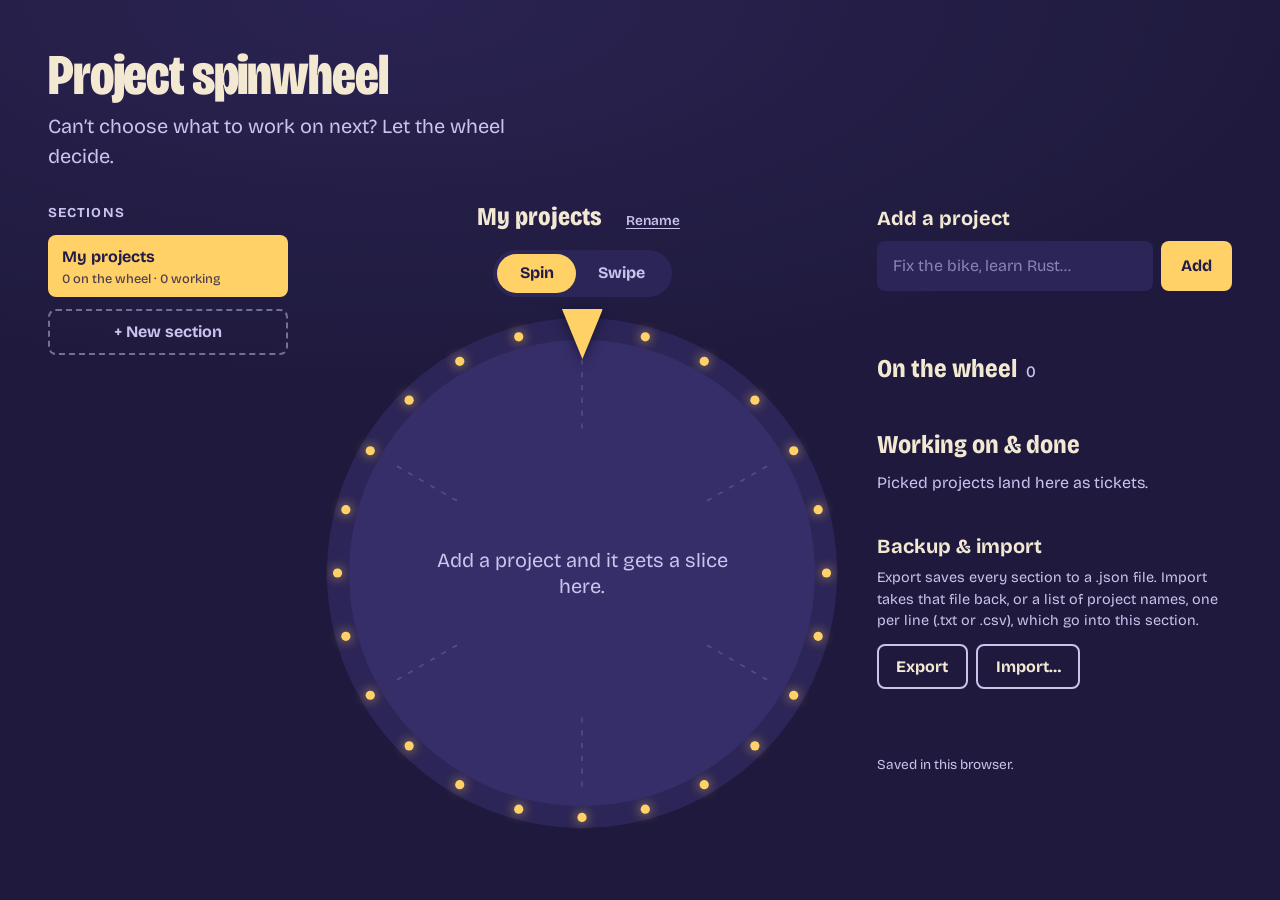
<file: index.html>
<!doctype html>
<html lang="en">
<head>
  <meta charset="utf-8">
  <meta name="viewport" content="width=device-width, initial-scale=1">
  <title>Project spinwheel</title>
  <meta name="description" content="Spin a wheel of your projects to pick what to work on next.">
  <meta name="theme-color" content="#1F1A3D">
  <link rel="icon" href="icons/icon.svg" type="image/svg+xml">
  <link rel="stylesheet" href="style.css">
  <script type="module" src="app.js"></script>
</head>
<body>
  <header class="masthead">
    <h1>Project spinwheel</h1>
    <p class="tagline">Can’t choose what to work on next? Let the wheel decide.</p>
    <a class="open-tab" id="open-tab" href="index.html?view=tab" target="_blank" hidden>Open in full tab ↗</a>
  </header>

  <main class="booth">
    <nav class="sections" id="sections" aria-labelledby="sections-heading">
      <h2 id="sections-heading">Sections</h2>
      <ul class="section-list" id="section-list"></ul>
      <button type="button" class="section-new" id="section-new">+ New section</button>
    </nav>

    <section class="stage" aria-labelledby="section-title">
      <div class="section-head">
        <h2 class="section-title" id="section-title"></h2>
        <div class="section-tools">
          <button type="button" id="section-rename">Rename</button>
          <button type="button" id="section-delete">Delete</button>
        </div>
      </div>

      <div class="modes" role="group" aria-label="How to pick">
        <button type="button" class="mode" id="mode-spin" data-mode="spin" aria-pressed="true">Spin</button>
        <button type="button" class="mode" id="mode-swipe" data-mode="swipe" aria-pressed="false">Swipe</button>
      </div>

      <div class="deck" id="deck" hidden>
        <div class="deck-table">
          <article class="card" id="card" tabindex="0" aria-roledescription="card"
                   aria-describedby="deck-hint" aria-labelledby="card-lead card-name">
            <span class="stamp stamp-yes" aria-hidden="true">Yes!</span>
            <span class="stamp stamp-no" aria-hidden="true">Nope</span>
            <p class="card-lead" id="card-lead">Work on this?</p>
            <h2 class="card-name" id="card-name"></h2>
          </article>
          <p class="deck-empty" id="deck-empty" hidden>Add a project and it joins the deck.</p>
        </div>
        <div class="deck-actions" id="deck-actions">
          <button type="button" class="deck-no" id="deck-no">✕ Skip</button>
          <button type="button" class="deck-yes" id="deck-yes">✓ Work on this</button>
        </div>
        <p class="deck-hint" id="deck-hint">Swipe right to work on it, left to skip. Arrow keys work too.</p>
      </div>

      <div class="wheel" id="wheel">
        <canvas id="wheel-canvas" aria-hidden="true"></canvas>
        <div class="pointer" id="pointer" aria-hidden="true"></div>
        <button class="hub" id="spin" type="button">Spin</button>
        <p class="wheel-empty" id="wheel-empty" hidden>Add a project and it gets a slice here.</p>
      </div>
    </section>

    <div class="side" id="side">
      <form class="add" id="add-form" autocomplete="off">
        <label for="add-input">Add a project</label>
        <div class="add-row">
          <input id="add-input" name="project" maxlength="60" placeholder="Fix the bike, learn Rust…" enterkeyhint="done">
          <button type="submit">Add</button>
        </div>
        <p class="add-error" id="add-error" role="status"></p>
      </form>

      <section class="list-section" aria-labelledby="wheel-heading">
        <h2 id="wheel-heading">On the wheel <span class="count" id="wheel-count">0</span></h2>
        <ul class="wheel-list" id="wheel-list"></ul>
      </section>

      <section class="list-section" aria-labelledby="pile-heading">
        <h2 id="pile-heading">Working on &amp; done <span class="count" id="pile-count">0</span></h2>
        <p class="pile-empty" id="pile-empty">Picked projects land here as tickets.</p>
        <ul class="tickets" id="pile-list"></ul>
      </section>

      <section class="backup" aria-labelledby="backup-heading">
        <h2 id="backup-heading">Backup &amp; import</h2>
        <p class="backup-hint">Export saves every section to a .json file. Import takes that file back, or a list of project names, one per line (.txt or .csv), which go into this section.</p>
        <div class="backup-row">
          <button type="button" id="export">Export</button>
          <button type="button" id="import">Import…</button>
          <input type="file" id="import-file" accept=".json,.txt,.csv,application/json,text/plain,text/csv" hidden>
        </div>
        <p class="backup-status" id="backup-status" role="status"></p>
      </section>

      <p class="save-note" id="save-note">Saved in this browser.</p>
    </div>
  </main>

  <dialog class="result" id="result" aria-labelledby="result-name">
    <p class="result-lead">The wheel picked</p>
    <h2 class="result-name" id="result-name"></h2>
    <div class="result-actions">
      <button class="primary" id="result-keep" type="button" autofocus>Work on this</button>
      <button id="result-again" type="button">Spin again</button>
    </div>
  </dialog>

  <dialog class="result" id="import-dialog" aria-labelledby="import-title" aria-describedby="import-text">
    <form method="dialog">
      <p class="result-lead">Import backup</p>
      <h2 class="import-title" id="import-title"></h2>
      <p class="import-text" id="import-text"></p>
      <div class="result-actions">
        <button class="primary" value="merge" autofocus>Merge</button>
        <button value="replace">Replace</button>
        <button value="cancel">Cancel</button>
      </div>
    </form>
  </dialog>

  <dialog class="result" id="section-dialog" aria-labelledby="section-dialog-title">
    <form method="dialog" id="section-form" autocomplete="off">
      <p class="result-lead" id="section-dialog-lead">New section</p>
      <label class="section-label" id="section-dialog-title" for="section-name">Name it</label>
      <input class="section-input" id="section-name" maxlength="60" placeholder="Work, Home, Side quests…" enterkeyhint="done">
      <p class="section-error" id="section-error" role="status"></p>
      <div class="result-actions">
        <button class="primary" value="save" id="section-save">Create</button>
        <button value="cancel" formnovalidate>Cancel</button>
      </div>
    </form>
  </dialog>

  <dialog class="result" id="delete-dialog" aria-labelledby="delete-title" aria-describedby="delete-text">
    <form method="dialog">
      <p class="result-lead">Delete section</p>
      <h2 class="import-title" id="delete-title"></h2>
      <p class="import-text" id="delete-text"></p>
      <div class="result-actions">
        <button class="primary" value="delete">Delete</button>
        <button value="cancel" autofocus>Keep it</button>
      </div>
    </form>
  </dialog>

  <p class="visually-hidden" id="announce" aria-live="polite"></p>
</body>
</html>
</file>
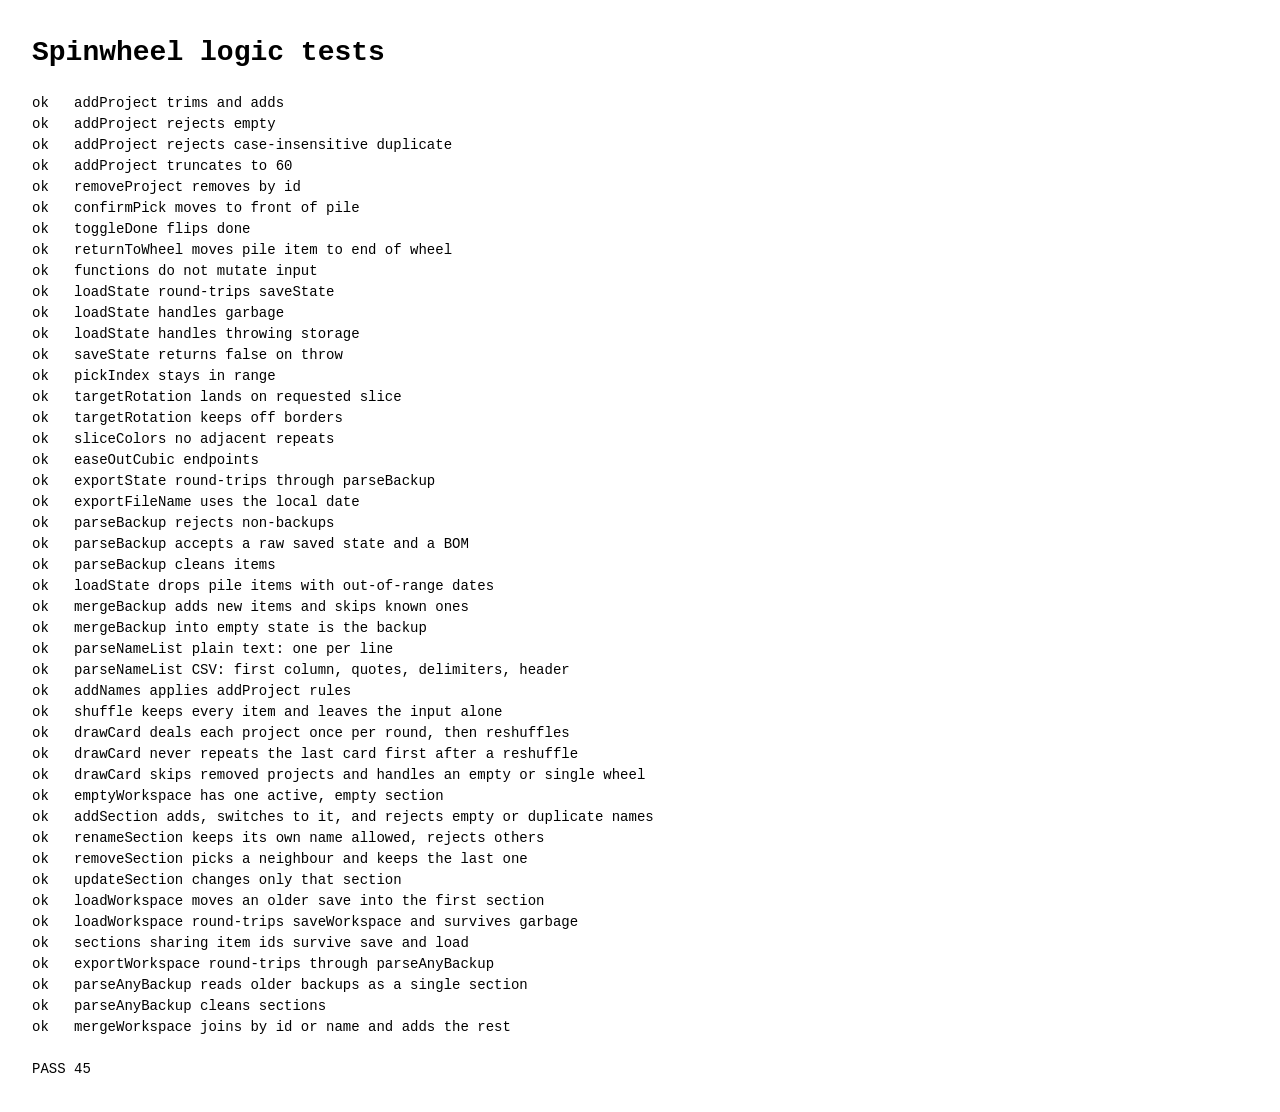
<file: tests.html>
<!doctype html>
<html lang="en">
<head>
  <meta charset="utf-8">
  <title>Running tests…</title>
  <style>body { font: 14px/1.5 ui-monospace, monospace; margin: 2rem; } </style>
</head>
<body>
  <h1>Spinwheel logic tests</h1>
  <pre id="out">Running…</pre>
  <script type="module">
    import('./tests.js').catch((e) => {
      document.title = 'FAIL load';
      document.getElementById('out').textContent = 'FAIL could not load tests: ' + e.message;
    });
  </script>
</body>
</html>
</file>
<file: style.css>
/* Bricolage Grotesque, bundled so the page works offline and makes no
   third-party requests. SIL Open Font License, see fonts/OFL.txt. */
@font-face {
  font-family: "Bricolage Grotesque";
  font-style: normal;
  font-weight: 200 800;
  font-stretch: 75% 100%;
  font-display: swap;
  src: url("fonts/bricolage-grotesque-latin-ext.woff2") format("woff2");
  unicode-range: U+0100-02BA, U+02BD-02C5, U+02C7-02CC, U+02CE-02D7, U+02DD-02FF, U+0304, U+0308, U+0329, U+1D00-1DBF, U+1E00-1E9F, U+1EF2-1EFF, U+2020, U+20A0-20AB, U+20AD-20C4, U+2113, U+2C60-2C7F, U+A720-A7FF;
}
@font-face {
  font-family: "Bricolage Grotesque";
  font-style: normal;
  font-weight: 200 800;
  font-stretch: 75% 100%;
  font-display: swap;
  src: url("fonts/bricolage-grotesque-latin.woff2") format("woff2");
  unicode-range: U+0000-00FF, U+0131, U+0152-0153, U+02BB-02BC, U+02C6, U+02DA, U+02DC, U+0304, U+0308, U+0329, U+2000-206F, U+20AC, U+2122, U+2191, U+2193, U+2212, U+2215, U+FEFF, U+FFFD;
}

:root {
  --dusk: #1F1A3D;
  --booth: #2C2557;
  --booth-raised: #362E68;
  --bulb: #FFD166;
  --ticket: #F3E9D2;
  --ink: #231C48;
  --haze: #C9C3EE;
  --rule: rgb(201 195 238 / 0.16);

  --font: "Bricolage Grotesque", system-ui, sans-serif;
  --step-0: 1rem;
  --step-1: 1.25rem;
  --step-2: 1.6rem;
  --step-3: 2.4rem;
  --step-4: 3.6rem;

  color-scheme: dark;
}

*, *::before, *::after { box-sizing: border-box; }

html { background: var(--dusk); }

body {
  margin: 0;
  min-height: 100vh;
  font-family: var(--font);
  font-size: var(--step-0);
  line-height: 1.5;
  color: var(--ticket);
  background:
    radial-gradient(120% 70% at 30% 0%, #2a2352 0%, transparent 60%),
    var(--dusk);
  -webkit-font-smoothing: antialiased;
}

h1, h2, p, ul { margin: 0; }
button, input { font: inherit; color: inherit; }
button { cursor: pointer; }

:focus-visible {
  outline: 3px solid var(--bulb);
  outline-offset: 3px;
}

.visually-hidden {
  position: absolute;
  width: 1px; height: 1px;
  overflow: hidden;
  clip-path: inset(50%);
  white-space: nowrap;
}

/* ---------- Masthead ---------- */

.masthead {
  max-width: 80rem;
  margin: 0 auto;
  padding: clamp(1.5rem, 4vw, 3rem) clamp(1rem, 4vw, 3rem) clamp(1rem, 3vw, 2rem);
}

.masthead h1 {
  font-size: clamp(var(--step-3), 7vw, var(--step-4));
  font-weight: 800;
  font-stretch: 78%;
  font-variation-settings: "opsz" 96;
  line-height: 0.95;
  letter-spacing: -0.02em;
}

.tagline {
  margin-top: 0.5rem;
  color: var(--haze);
  font-size: var(--step-1);
  max-width: 36ch;
}

.open-tab {
  display: inline-block;
  margin-top: 0.75rem;
  color: var(--bulb);
  font-weight: 600;
  text-underline-offset: 0.2em;
}

.open-tab[hidden] { display: none; }

/* ---------- Layout ---------- */

.booth {
  display: grid;
  gap: clamp(2rem, 5vw, 4.5rem);
  max-width: 80rem;
  margin: 0 auto;
  padding: 0 clamp(1rem, 4vw, 3rem) 4rem;
}

.booth { grid-template-areas: "nav" "stage" "side"; }
.sections { grid-area: nav; }
.stage { grid-area: stage; }
.side { grid-area: side; }

@media (min-width: 860px) {
  .booth {
    grid-template-columns: auto minmax(18rem, 28rem);
    grid-template-areas: "nav nav" "stage side";
    row-gap: 1.5rem;
    align-items: start;
  }
  .stage {
    position: sticky;
    top: 1.5rem;
  }
}

/* Wide: the sections get their own column on the left. */
@media (min-width: 1100px) {
  .booth {
    max-width: 96rem;
    grid-template-columns: minmax(11rem, 15rem) auto minmax(18rem, 26rem);
    grid-template-areas: "nav stage side";
    column-gap: clamp(1.5rem, 3vw, 3.5rem);
  }
  .masthead { max-width: 96rem; }
  .sections {
    position: sticky;
    top: 1.5rem;
  }
}

/* Ticket notches: --notch is set per element. */
.ticket, .result {
  --notches:
    radial-gradient(circle var(--notch) at 0 50%, #0000 98%, #000 100%),
    radial-gradient(circle var(--notch) at 100% 50%, #0000 98%, #000 100%);
}

/* ---------- Wheel ---------- */

.wheel {
  position: relative;
  width: min(100%, 520px);
  aspect-ratio: 1;
  margin-inline: auto;
}

@media (min-width: 860px) {
  .wheel { width: min(78vh, 46vw, 760px); }
}

@media (min-width: 1100px) {
  .wheel { width: min(78vh, 40vw, 720px); }
}

.wheel canvas {
  display: block;
  width: 100%;
  height: 100%;
}

.pointer {
  position: absolute;
  top: -1.5%;
  left: 50%;
  width: 8%;
  aspect-ratio: 0.82;
  translate: -50% 0;
  transform-origin: 50% 25%;
  filter: drop-shadow(0 0.25rem 0.35rem rgb(10 6 30 / 0.55));
  z-index: 1;
}

.pointer::before {
  content: "";
  position: absolute;
  inset: 0;
  background: var(--bulb);
  clip-path: polygon(0 0, 100% 0, 50% 100%);
}

.pointer.tick { animation: flick 140ms ease-out; }

@keyframes flick {
  30% { rotate: -16deg; }
  100% { rotate: 0deg; }
}

.hub {
  position: absolute;
  inset: 0;
  margin: auto;
  width: 23%;
  aspect-ratio: 1;
  border: 0.3rem solid var(--ink);
  border-radius: 50%;
  background: var(--bulb);
  color: var(--ink);
  font-size: clamp(1.1rem, 3vw, 1.9rem);
  font-weight: 800;
  font-stretch: 80%;
  letter-spacing: -0.01em;
  box-shadow:
    0 0 0 0.3rem var(--bulb),
    0 0.7rem 1.6rem rgb(10 6 30 / 0.45);
  transition: transform 120ms ease-out, box-shadow 120ms ease-out;
}

.hub:hover:not(:disabled, [aria-disabled="true"]) { transform: scale(1.04); }
.hub:active:not(:disabled, [aria-disabled="true"]) { transform: scale(0.96); }
.hub:focus-visible { outline-color: var(--ticket); outline-offset: 0.55rem; }
.hub:disabled, .hub[aria-disabled="true"] { cursor: default; }

.wheel-empty {
  position: absolute;
  inset: 0;
  margin: auto;
  width: 58%;
  height: fit-content;
  text-align: center;
  color: var(--haze);
  font-size: var(--step-1);
  line-height: 1.3;
}

/* ---------- Side column ---------- */

.side {
  display: grid;
  gap: 2.25rem;
  align-content: start;
}

.add label {
  display: block;
  margin-bottom: 0.5rem;
  font-size: var(--step-1);
  font-weight: 700;
}

.add-row {
  display: flex;
  gap: 0.5rem;
}

.add input {
  flex: 1;
  min-width: 0;
  padding: 0.7rem 0.9rem;
  border: 2px solid transparent;
  border-radius: 0.5rem;
  background: var(--booth);
  color: var(--ticket);
}

.add input::placeholder { color: rgb(201 195 238 / 0.6); }

.add input:focus-visible {
  outline: none;
  border-color: var(--bulb);
}

.add button {
  padding: 0.7rem 1.25rem;
  border: 0;
  border-radius: 0.5rem;
  background: var(--bulb);
  color: var(--ink);
  font-weight: 700;
}

.add-error {
  min-height: 1.5em;
  margin-top: 0.4rem;
  color: var(--bulb);
  font-size: 0.9rem;
}

.list-section h2 {
  display: flex;
  align-items: baseline;
  gap: 0.6rem;
  margin-bottom: 0.75rem;
  font-size: var(--step-2);
  font-weight: 750;
  font-stretch: 85%;
  line-height: 1.1;
}

.count {
  font-size: var(--step-0);
  font-weight: 500;
  font-stretch: 100%;
  color: var(--haze);
  font-variant-numeric: tabular-nums;
}

/* Wheel list */

.wheel-list {
  list-style: none;
  padding: 0;
}

.wheel-item {
  display: flex;
  align-items: center;
  gap: 0.75rem;
  padding: 0.45rem 0;
  border-bottom: 1px solid var(--rule);
}

.wheel-item:first-child { border-top: 1px solid var(--rule); }

.swatch {
  flex: none;
  width: 0.8rem;
  height: 0.8rem;
  border-radius: 50%;
}

.wheel-item .name {
  flex: 1;
  min-width: 0;
  overflow-wrap: anywhere;
}

.remove {
  flex: none;
  width: 2rem;
  height: 2rem;
  border: 0;
  border-radius: 50%;
  background: transparent;
  color: var(--haze);
  font-size: 0.95rem;
}

.remove:hover { background: var(--booth); color: var(--ticket); }

/* Tickets */

.pile-empty {
  color: var(--haze);
}

.pile-empty[hidden] { display: none; }

.tickets {
  list-style: none;
  padding: 0;
  display: grid;
  gap: 0.6rem;
}

.ticket {
  --notch: 0.6rem;
  position: relative;
  display: grid;
  grid-template-columns: auto 1fr auto;
  align-items: center;
  gap: 0.9rem;
  padding: 0.75rem 0.75rem 0.75rem 1.25rem;
  background: var(--ticket);
  color: var(--ink);
  border-radius: 0.3rem;
  -webkit-mask: var(--notches);
  -webkit-mask-composite: source-in;
  mask: var(--notches);
  mask-composite: intersect;
}

.ticket :focus-visible { outline-color: var(--ink); }

.ticket.arrive { animation: arrive 420ms cubic-bezier(.2, .9, .3, 1.2); }

@keyframes arrive {
  from { opacity: 0; translate: -1.5rem 0; rotate: -2deg; }
  to { opacity: 1; translate: 0 0; rotate: 0deg; }
}

.done-toggle {
  display: flex;
  flex-direction: column;
  align-items: center;
  gap: 0.1rem;
  font-size: 0.75rem;
  font-weight: 600;
  cursor: pointer;
}

.done-toggle input {
  width: 1.2rem;
  height: 1.2rem;
  margin: 0;
  accent-color: var(--ink);
  cursor: pointer;
}

.ticket-body { min-width: 0; }

.ticket .name {
  display: block;
  font-weight: 700;
  font-size: 1.05rem;
  line-height: 1.25;
  overflow-wrap: anywhere;
}

.ticket .meta {
  display: block;
  font-size: 0.8rem;
  color: rgb(35 28 72 / 0.7);
}

.back {
  align-self: stretch;
  padding: 0 0.4rem 0 0.85rem;
  border: 0;
  border-left: 2px dashed rgb(35 28 72 / 0.35);
  background: transparent;
  color: var(--ink);
  font-size: 0.85rem;
  font-weight: 600;
  line-height: 1.2;
  max-width: 6.5rem;
  text-align: left;
}

.back:hover { text-decoration: underline; }

/* A finished project: struck through, with a punched hole. */
.ticket.done .name {
  text-decoration: line-through;
  text-decoration-thickness: 2px;
  color: rgb(35 28 72 / 0.6);
}

.ticket.done .ticket-body {
  position: relative;
  padding-right: 1.4rem;
}

.ticket.done .ticket-body::after {
  content: "";
  position: absolute;
  top: 0.15rem;
  right: 0;
  width: 0.7rem;
  height: 0.7rem;
  border-radius: 50%;
  background: var(--dusk);
  box-shadow: inset 0 1px 2px rgb(0 0 0 / 0.6);
}

/* Backup & import */

.backup h2 {
  margin-bottom: 0.35rem;
  font-size: var(--step-1);
  font-weight: 700;
}

.backup-hint {
  color: var(--haze);
  font-size: 0.9rem;
  max-width: 44ch;
}

.backup-row {
  display: flex;
  flex-wrap: wrap;
  gap: 0.5rem;
  margin-top: 0.75rem;
}

.backup-row button {
  padding: 0.55rem 1.1rem;
  border: 2px solid var(--haze);
  border-radius: 0.5rem;
  background: transparent;
  font-weight: 700;
}

.backup-row button:hover { background: var(--booth); }

.backup-status {
  min-height: 1.5em;
  margin-top: 0.5rem;
  font-size: 0.9rem;
  color: var(--haze);
}

.backup-status.warn { color: var(--bulb); }

.save-note {
  font-size: 0.85rem;
  color: var(--haze);
}

.save-note.warn { color: var(--bulb); }

/* ---------- Result dialog: the winning ticket ---------- */

.result {
  --notch: 1rem;
  width: min(30rem, 92vw);
  padding: 2rem 2.25rem 2.25rem;
  border: 0;
  border-radius: 0.5rem;
  background: var(--ticket);
  color: var(--ink);
  -webkit-mask: var(--notches);
  -webkit-mask-composite: source-in;
  mask: var(--notches);
  mask-composite: intersect;
}

.result[open] { animation: pop 360ms cubic-bezier(.2, .9, .3, 1.25); }

@keyframes pop {
  from { opacity: 0; scale: 0.85; rotate: -3deg; }
  to { opacity: 1; scale: 1; rotate: 0deg; }
}

.result::backdrop {
  background: rgb(18 14 40 / 0.72);
}

.result :focus-visible { outline-color: var(--ink); }

.result-lead {
  font-size: var(--step-1);
  color: rgb(35 28 72 / 0.75);
}

.result-name {
  margin: 0.25rem 0 1.75rem;
  font-size: clamp(var(--step-2), 8vw, var(--step-4));
  font-weight: 800;
  font-stretch: 78%;
  font-variation-settings: "opsz" 96;
  line-height: 1;
  letter-spacing: -0.02em;
  overflow-wrap: anywhere;
}

.import-title {
  margin-top: 0.25rem;
  font-size: var(--step-2);
  font-weight: 800;
  font-stretch: 80%;
  line-height: 1.1;
}

.import-text {
  margin: 0.75rem 0 1.5rem;
  color: rgb(35 28 72 / 0.8);
}

.result-actions {
  display: flex;
  flex-wrap: wrap;
  gap: 0.75rem;
}

.result-actions button {
  padding: 0.75rem 1.4rem;
  border: 2px solid var(--ink);
  border-radius: 0.5rem;
  background: transparent;
  color: var(--ink);
  font-weight: 700;
}

.result-actions .primary {
  background: var(--ink);
  color: var(--ticket);
}

/* ---------- Motion preferences ---------- */

@media (prefers-reduced-motion: reduce) {
  *, *::before, *::after {
    animation: none !important;
    transition: none !important;
  }
}

/* ---------- Mode switch ---------- */

.modes {
  display: flex;
  width: fit-content;
  margin: 0 auto 1.25rem;
  padding: 0.25rem;
  border-radius: 999px;
  background: var(--booth);
}

.mode {
  padding: 0.45rem 1.4rem;
  border: 0;
  border-radius: 999px;
  background: transparent;
  color: var(--haze);
  font-weight: 700;
}

.mode[aria-pressed="true"] {
  background: var(--bulb);
  color: var(--ink);
}

.wheel[hidden], .deck[hidden] { display: none; }

/* ---------- Swipe deck ---------- */

.deck {
  width: min(100%, 26rem);
  margin-inline: auto;
}

.deck-table {
  position: relative;
  display: grid;
  place-items: center;
  min-height: 22rem;
}

.card {
  --notch: 1rem;
  position: relative;
  display: grid;
  align-content: center;
  width: 100%;
  min-height: 22rem;
  padding: 2.25rem 2rem;
  border-radius: 0.5rem;
  background: var(--ticket);
  color: var(--ink);
  cursor: grab;
  touch-action: pan-y;
  user-select: none;
  -webkit-user-select: none;
  -webkit-mask: radial-gradient(circle var(--notch) at 50% 0, #0000 98%, #000 100%),
                radial-gradient(circle var(--notch) at 50% 100%, #0000 98%, #000 100%);
  -webkit-mask-composite: source-in;
  mask: radial-gradient(circle var(--notch) at 50% 0, #0000 98%, #000 100%),
        radial-gradient(circle var(--notch) at 50% 100%, #0000 98%, #000 100%);
  mask-composite: intersect;
}

.card[hidden] { display: none; }
/* The notch mask clips anything outside the card, so the focus ring sits inside. */
.card:focus-visible { outline: none; box-shadow: inset 0 0 0 0.25rem var(--ink); }
.card.dragging { cursor: grabbing; }
.card.settle { transition: transform 220ms cubic-bezier(.2, .9, .3, 1.2); }
.card.fly { transition: transform 260ms ease-in, opacity 260ms ease-in; opacity: 0; }
.card.enter { animation: deal 320ms cubic-bezier(.2, .9, .3, 1.15); }

@keyframes deal {
  from { opacity: 0; scale: 0.9; translate: 0 1.5rem; }
  to { opacity: 1; scale: 1; translate: 0 0; }
}

.card-lead {
  font-size: var(--step-1);
  color: rgb(35 28 72 / 0.75);
}

.card-name {
  margin-top: 0.35rem;
  font-size: clamp(var(--step-2), 8vw, var(--step-4));
  font-weight: 800;
  font-stretch: 78%;
  font-variation-settings: "opsz" 96;
  line-height: 1;
  letter-spacing: -0.02em;
  overflow-wrap: anywhere;
}

.stamp {
  position: absolute;
  top: 1.5rem;
  padding: 0.2rem 0.7rem;
  border: 0.2rem solid currentColor;
  border-radius: 0.4rem;
  font-size: var(--step-1);
  font-weight: 800;
  text-transform: uppercase;
  letter-spacing: 0.04em;
  pointer-events: none;
}

.stamp-yes { left: 1.25rem; color: #1F8A7F; rotate: -12deg; opacity: var(--yes, 0); }
.stamp-no { right: 1.25rem; color: #D9432A; rotate: 12deg; opacity: var(--no, 0); }

.deck-empty {
  color: var(--haze);
  font-size: var(--step-1);
  text-align: center;
  max-width: 20ch;
}

.deck-actions {
  display: flex;
  justify-content: center;
  gap: 0.75rem;
  margin-top: 1.25rem;
}

.deck-actions[hidden] { display: none; }

.deck-actions button {
  padding: 0.75rem 1.4rem;
  border-radius: 999px;
  font-weight: 700;
}

.deck-no {
  border: 2px solid var(--haze);
  background: transparent;
}

.deck-no:hover { background: var(--booth); }

.deck-yes {
  border: 2px solid var(--bulb);
  background: var(--bulb);
  color: var(--ink);
}

.deck-hint {
  margin-top: 0.75rem;
  text-align: center;
  color: var(--haze);
  font-size: 0.9rem;
}

/* ---------- Sections ---------- */

.sections {
  display: flex;
  align-items: center;
  gap: 0.5rem;
  min-width: 0;
}

/* Side-panel width: the label goes; the pills scroll sideways. */
@media (max-width: 520px) {
  .sections h2 {
    position: absolute;
    width: 1px; height: 1px;
    overflow: hidden;
    clip-path: inset(50%);
    white-space: nowrap;
  }
}

.sections h2 {
  flex: none;
  font-size: 0.85rem;
  font-weight: 700;
  text-transform: uppercase;
  letter-spacing: 0.08em;
  color: var(--haze);
}

.section-list {
  display: flex;
  gap: 0.4rem;
  min-width: 0;
  padding: 0.25rem;
  list-style: none;
  overflow-x: auto;
  scrollbar-width: thin;
}

.section-list > li { flex: none; }

.section-pick {
  display: grid;
  max-width: 14rem;
  padding: 0.4rem 0.95rem;
  border: 0;
  border-radius: 999px;
  background: var(--booth);
  color: var(--haze);
  font-weight: 700;
  text-align: left;
  white-space: nowrap;
}

.section-pick:hover { background: var(--booth-raised); color: var(--ticket); }

.section-pick[aria-current="true"] {
  background: var(--bulb);
  color: var(--ink);
}

.section-name {
  overflow: hidden;
  text-overflow: ellipsis;
}

.section-meta { display: none; }

.section-new {
  flex: none;
  padding: 0.35rem 0.9rem;
  border: 2px dashed rgb(201 195 238 / 0.5);
  border-radius: 999px;
  background: transparent;
  color: var(--haze);
  font-weight: 700;
  white-space: nowrap;
}

.section-new:hover { border-color: var(--haze); color: var(--ticket); }

@media (min-width: 1100px) {
  .sections {
    flex-direction: column;
    align-items: stretch;
    gap: 0.75rem;
  }
  .section-list {
    flex-direction: column;
    padding: 0;
    overflow: visible;
  }
  .section-pick {
    width: 100%;
    max-width: none;
    padding: 0.6rem 0.9rem;
    border-radius: 0.5rem;
    white-space: normal;
  }
  .section-name { overflow-wrap: anywhere; }
  .section-meta {
    display: block;
    font-size: 0.8rem;
    font-weight: 500;
    opacity: 0.8;
  }
  .section-new { padding: 0.55rem 0.9rem; border-radius: 0.5rem; }
}

.section-head {
  display: flex;
  flex-wrap: wrap;
  align-items: baseline;
  justify-content: center;
  gap: 0.25rem 1rem;
  margin-bottom: 1rem;
  text-align: center;
}

.section-title {
  font-size: var(--step-2);
  font-weight: 800;
  font-stretch: 80%;
  line-height: 1.1;
  overflow-wrap: anywhere;
}

.section-tools {
  display: flex;
  gap: 0.25rem;
}

.section-tools button {
  padding: 0.2rem 0.5rem;
  border: 0;
  border-radius: 0.35rem;
  background: transparent;
  color: var(--haze);
  font-size: 0.85rem;
  font-weight: 600;
  text-decoration: underline;
  text-underline-offset: 0.2em;
}

.section-tools button:hover { background: var(--booth); color: var(--ticket); }
.section-tools button[hidden] { display: none; }

/* New / rename dialog */

.section-label {
  display: block;
  margin: 0.25rem 0 0.75rem;
  font-size: var(--step-2);
  font-weight: 800;
  font-stretch: 80%;
  line-height: 1.1;
}

.section-input {
  width: 100%;
  padding: 0.7rem 0.9rem;
  border: 2px solid var(--ink);
  border-radius: 0.5rem;
  background: #fffaf0;
  color: var(--ink);
}

.section-input:focus-visible { outline-offset: 2px; }

.section-error {
  min-height: 1.5em;
  margin: 0.4rem 0 1rem;
  color: #B3321C;
  font-size: 0.9rem;
  font-weight: 600;
}
</file>
